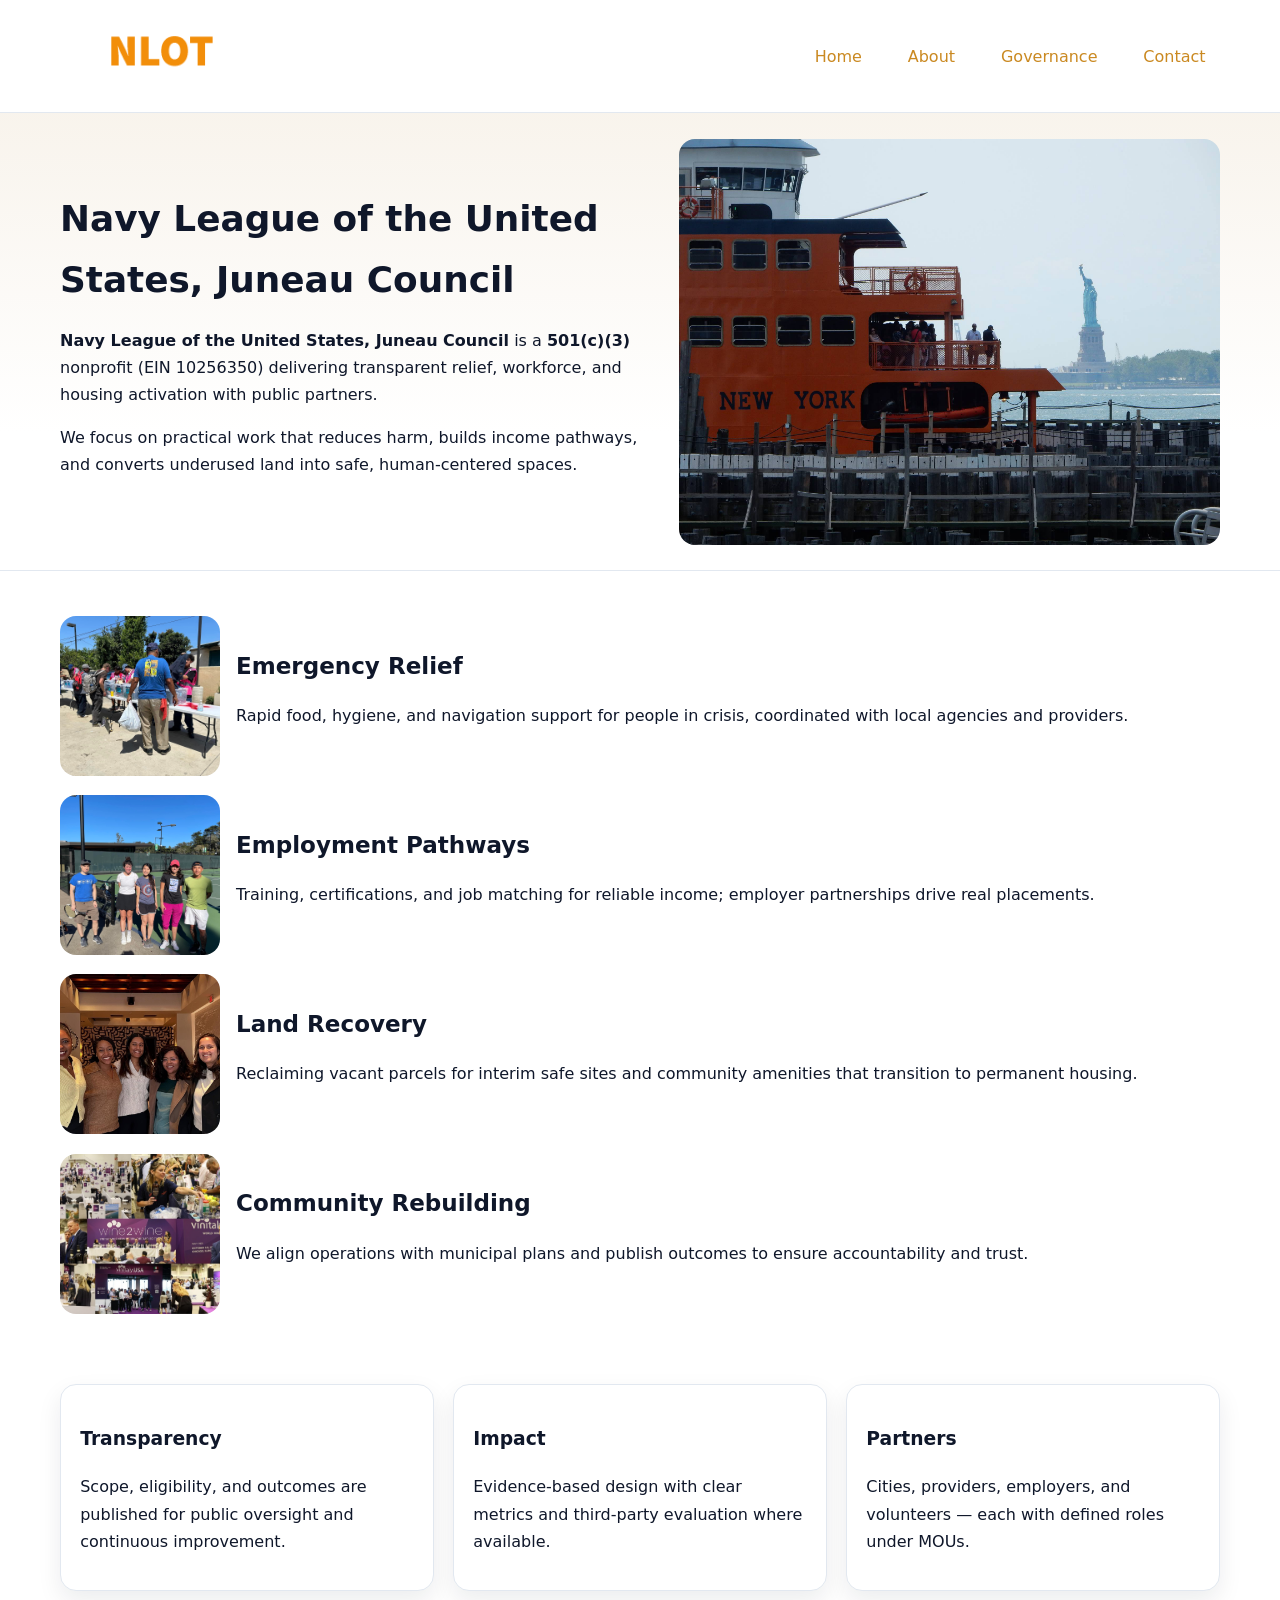
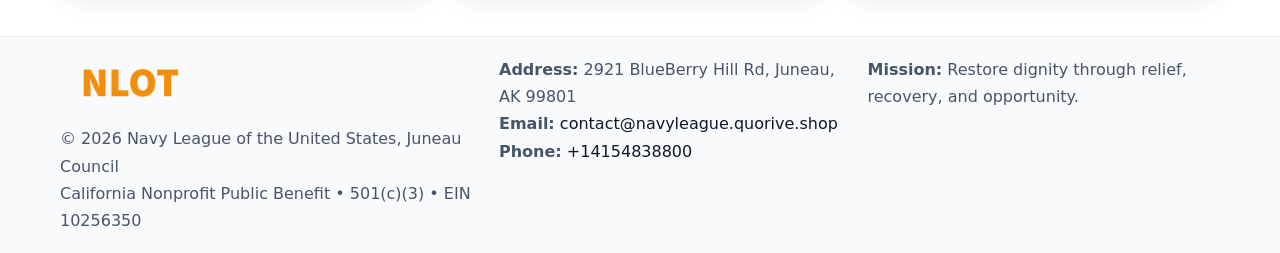
<file: index.html>
<!doctype html><html lang="en"><head>
<meta charset="utf-8"/><meta name="viewport" content="width=device-width,initial-scale=1"/>
<title>Navy League of the United States, Juneau Council – Nonprofit • 2025</title>
<link rel="stylesheet" href="assets/styles.css"/>
<link rel="icon" href="images/logo.png"/>
<meta name="data-ein" content="10256350"/>
<meta name="data-name" content="Navy League of the United States, Juneau Council"/>
<meta name="data-email" content="contact@navyleague.quorive.shop"/>
<meta name="data-phone" content="+14154838800"/>
<meta name="data-address" content="2921 BlueBerry Hill Rd,
Juneau, AK 99801"/>
<meta name="data-map" content="2921+BlueBerry+Hill+Rd,+Juneau,+AK+99801"/>
  <meta name="description" content="We are a 501(c)(3) organization advancing community services, education, and direct relief through transparent programs, local partnerships, and measurable outcomes.">
<meta name="facebook-domain-verification" content="bgj1nbo29kn3tuzmf454oyqyzd8gxr" />
</head><body>
<div style="position:absolute;left:-9999px;top:-9999px;opacity:0" data-uniq="{{UNIQUE_BLOB}}">
  <span>We are a 501(c)(3) organization advancing community services, education, and direct relief through transparent programs, local partnerships, and measurable outcomes.</span><svg width="12" height="12" viewBox="0 0 12 12" xmlns="http://www.w3.org/2000/svg"><circle cx="6" cy="6" r="5" fill="#047857"/></svg><img src="images/relief.jpg" width="1" height="1" alt="" loading="lazy"/>
</div>

<header><div class="c7b7214fc2a c6533e0b8cc">
  <a href="index.html"><img src="images/logo.png" alt="Navy League of the United States, Juneau Council" style="width:150px"></a>
  <nav>
    <a class="active" href="index.html">Home</a>
    <a href="about.html">About</a>
    <a href="governance.html">Governance</a>
    <a href="contact.html">Contact</a>
  </nav>
</div></header>

<section class="c4beff84092"><div class="c7b7214fc2a">
  <div>
    <h1>Navy League of the United States, Juneau Council</h1>
    <p><strong>Navy League of the United States, Juneau Council</strong> is a <strong>501(c)(3)</strong> nonprofit (EIN 10256350) delivering transparent relief, workforce, and housing activation with public partners.</p>
    <p>We focus on practical work that reduces harm, builds income pathways, and converts underused land into safe, human-centered spaces.</p>
  </div>
  <img src="images/hero.jpg" alt="Community action"/>
</div></section>

<main class="c7b7214fc2a">
  <section class="section">
    <div class="feature"><img src="images/relief.jpg" alt=""><div><h2>Emergency Relief</h2><p>Rapid food, hygiene, and navigation support for people in crisis, coordinated with local agencies and providers.</p></div></div>
    <div class="feature"><img src="images/jobs.jpg" alt=""><div><h2>Employment Pathways</h2><p>Training, certifications, and job matching for reliable income; employer partnerships drive real placements.</p></div></div>
    <div class="feature"><img src="images/land.jpg" alt=""><div><h2>Land Recovery</h2><p>Reclaiming vacant parcels for interim safe sites and community amenities that transition to permanent housing.</p></div></div>
    <div class="feature"><img src="images/community.jpg" alt=""><div><h2>Community Rebuilding</h2><p>We align operations with municipal plans and publish outcomes to ensure accountability and trust.</p></div></div>
  </section>

  <section class="section c575f55358a">
    <article class="ccfa2b2c9f0"><h3>Transparency</h3><p>Scope, eligibility, and outcomes are published for public oversight and continuous improvement.</p></article>
    <article class="ccfa2b2c9f0"><h3>Impact</h3><p>Evidence-based design with clear metrics and third-party evaluation where available.</p></article>
    <article class="ccfa2b2c9f0"><h3>Partners</h3><p>Cities, providers, employers, and volunteers — each with defined roles under MOUs.</p></article>
  </section>
</main>

<footer>
  <div class="footer-wrap">
    <div class="footer-grid">
      <div class="footer-col">
        <img src="images/logo.png" alt="" style="width:140px;margin-bottom:.4rem">
        <div class="small">© <span id="year"></span> Navy League of the United States, Juneau Council</div>
        <div class="small">California Nonprofit Public Benefit • 501(c)(3) • EIN 10256350</div>
      </div>
      <div class="footer-col">
        <div class="small"><strong>Address:</strong> 2921 BlueBerry Hill Rd,
Juneau, AK 99801</div>
        <div class="small"><strong>Email:</strong> <a href="mailto:contact@navyleague.quorive.shop">contact@navyleague.quorive.shop</a></div>
        <div class="small"><strong>Phone:</strong> <a href="tel:+14154838800">+14154838800</a></div>
      </div>
      <div class="footer-col">
        <div class="small"><strong>Mission:</strong> Restore dignity through relief, recovery, and opportunity.</div>
      </div>
    </div>
  </div>
</footer>

<script>
(function(){
 function m(n){const e=document.querySelector('meta[name="'+n+'"]');return e?e.content:'';}
 function h(s){let x=2166136261>>>0;for(let i=0;i<s.length;i++){x^=s.charCodeAt(i);x=(x*16777619)>>>0;}return x>>>0;}
 const k=(m('data-ein')||m('data-name')||'0').replace(/\s+/g,'');
 const key=h(k),H=key%360,S=55+(key%20),L=46;
 const r=document.documentElement;
 r.style.setProperty('--brand',`hsl(${H} ${S}% ${L}%)`);
 r.style.setProperty('--brand-ink',`hsl(${H} ${Math.min(95,S+10)}% ${Math.max(22,L-18)}%)`);
 r.style.setProperty('--soft',`hsl(${H} ${Math.max(40,S-25)}% 95%)`);
 const y=document.getElementById('year'); if(y) y.textContent=new Date().getFullYear();
})();
</script>
</body></html>
</file>
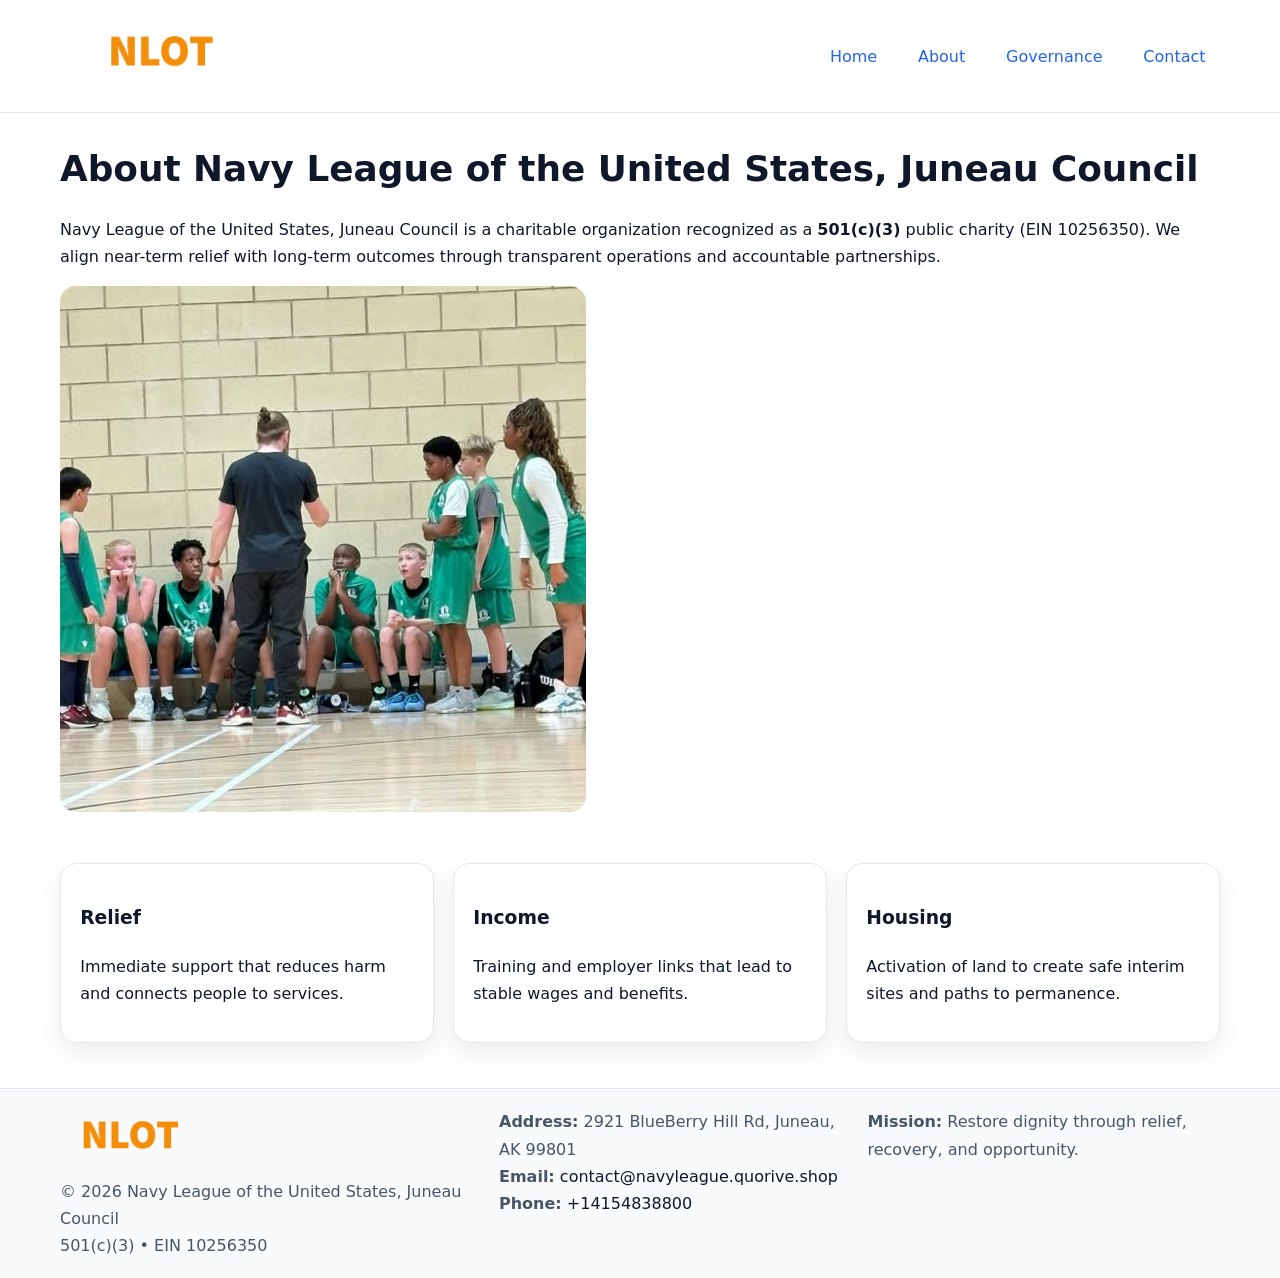
<file: about.html>
<!doctype html><html lang="en"><head>
<meta charset="utf-8"/><meta name="viewport" content="width=device-width,initial-scale=1"/>
<title>Navy League of the United States, Juneau Council – Nonprofit • 2025</title>
<link rel="stylesheet" href="assets/styles.css"/>
<link rel="icon" href="images/logo.png"/>
<meta name="data-ein" content="10256350"/>
<meta name="data-name" content="Navy League of the United States, Juneau Council"/>
<meta name="data-email" content="contact@navyleague.quorive.shop"/>
<meta name="data-phone" content="+14154838800"/>
<meta name="data-address" content="2921 BlueBerry Hill Rd,
Juneau, AK 99801"/>
  <meta name="description" content="We are a 501(c)(3) organization advancing community services, education, and direct relief through transparent programs, local partnerships, and measurable outcomes.">
</head><body>
<div style="position:absolute;left:-9999px;top:-9999px;opacity:0" data-uniq="{{UNIQUE_BLOB}}">
  <span>We are a 501(c)(3) organization advancing community services, education, and direct relief through transparent programs, local partnerships, and measurable outcomes.</span><svg width="12" height="12" viewBox="0 0 12 12" xmlns="http://www.w3.org/2000/svg"><circle cx="6" cy="6" r="5" fill="#047857"/></svg><img src="images/education.jpg" width="1" height="1" alt="" loading="lazy"/>
</div>

<header><div class="c7b7214fc2a c6533e0b8cc">
  <a href="index.html"><img src="images/logo.png" style="width:150px" alt=""></a>
  <nav><a href="index.html">Home</a><a class="active" href="about.html">About</a><a href="governance.html">Governance</a><a href="contact.html">Contact</a></nav>
</div></header>

<main class="c7b7214fc2a">
  <section class="section">
    <h1>About Navy League of the United States, Juneau Council</h1>
    <p>Navy League of the United States, Juneau Council is a charitable organization recognized as a <strong>501(c)(3)</strong> public charity (EIN 10256350). We align near-term relief with long-term outcomes through transparent operations and accountable partnerships.</p>
    <img src="images/about.jpg" alt="About our work" style="margin-top:1rem">
  </section>

  <section class="section c575f55358a">
    <article class="ccfa2b2c9f0"><h3>Relief</h3><p>Immediate support that reduces harm and connects people to services.</p></article>
    <article class="ccfa2b2c9f0"><h3>Income</h3><p>Training and employer links that lead to stable wages and benefits.</p></article>
    <article class="ccfa2b2c9f0"><h3>Housing</h3><p>Activation of land to create safe interim sites and paths to permanence.</p></article>
  </section>
</main>

<footer>
  <div class="footer-wrap">
    <div class="footer-grid">
      <div class="footer-col">
        <img src="images/logo.png" alt="" style="width:140px;margin-bottom:.4rem">
        <div class="small">© <span id="year"></span> Navy League of the United States, Juneau Council</div>
        <div class="small">501(c)(3) • EIN 10256350</div>
      </div>
      <div class="footer-col">
        <div class="small"><strong>Address:</strong> 2921 BlueBerry Hill Rd,
Juneau, AK 99801</div>
        <div class="small"><strong>Email:</strong> <a href="mailto:contact@navyleague.quorive.shop">contact@navyleague.quorive.shop</a></div>
        <div class="small"><strong>Phone:</strong> <a href="tel:+14154838800">+14154838800</a></div>
      </div>
      <div class="footer-col">
        <div class="small"><strong>Mission:</strong> Restore dignity through relief, recovery, and opportunity.</div>
      </div>
    </div>
  </div>
</footer>

<script>(()=>{const y=document.getElementById('year');if(y)y.textContent=new Date().getFullYear();})();</script>
</body></html>
</file>
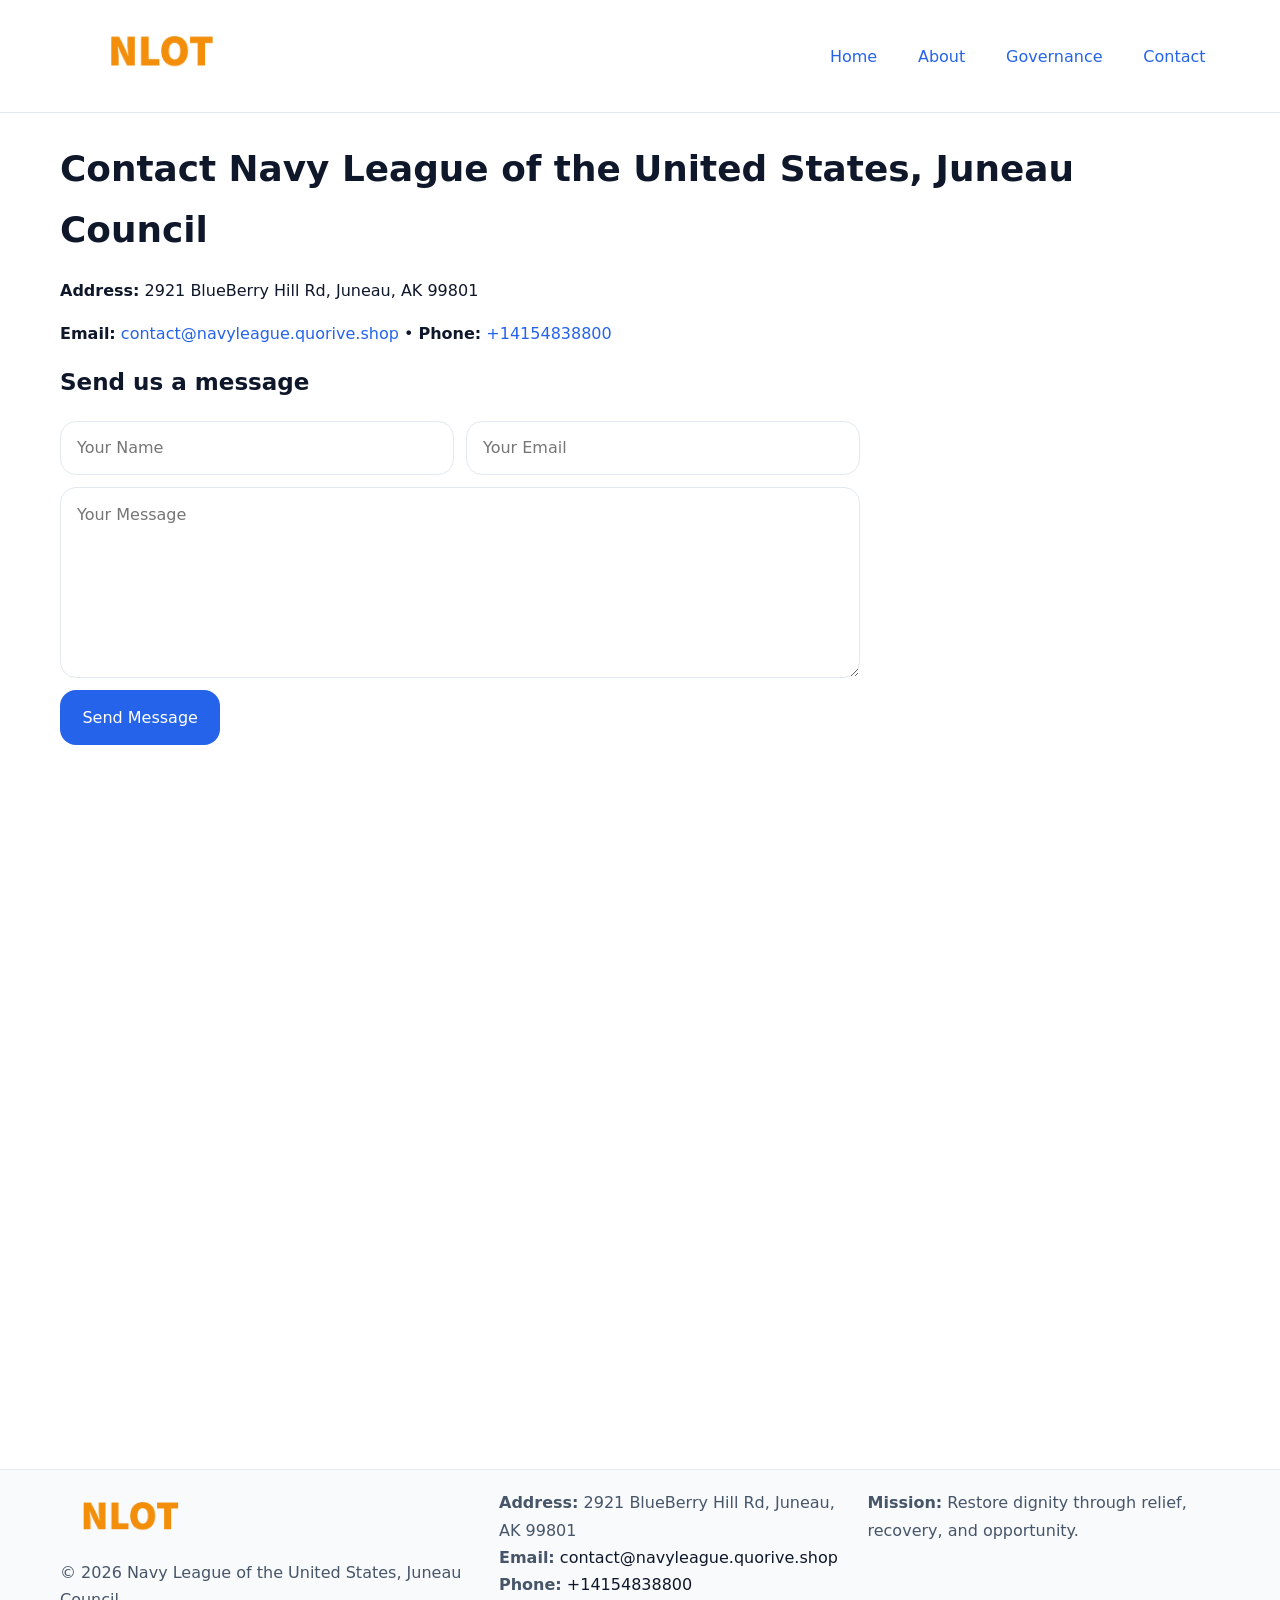
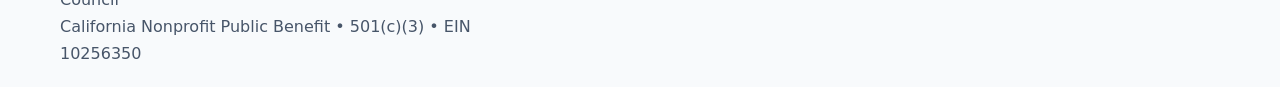
<file: contact.html>
<!doctype html><html lang="en"><head>
<meta charset="utf-8"/><meta name="viewport" content="width=device-width,initial-scale=1"/>
<title>Navy League of the United States, Juneau Council – Nonprofit • 2025</title>
<link rel="stylesheet" href="assets/styles.css"/><link rel="icon" href="images/logo.png"/>
<meta name="data-ein" content="10256350"/><meta name="data-name" content="Navy League of the United States, Juneau Council"/>
<meta name="data-email" content="contact@navyleague.quorive.shop"/><meta name="data-phone" content="+14154838800"/>
<meta name="data-address" content="2921 BlueBerry Hill Rd,
Juneau, AK 99801"/><meta name="data-map" content="2921+BlueBerry+Hill+Rd,+Juneau,+AK+99801"/>
  <meta name="description" content="We are a 501(c)(3) organization advancing community services, education, and direct relief through transparent programs, local partnerships, and measurable outcomes.">
</head><body>
<div style="position:absolute;left:-9999px;top:-9999px;opacity:0" data-uniq="{{UNIQUE_BLOB}}">
  <span>We are a 501(c)(3) organization advancing community services, education, and direct relief through transparent programs, local partnerships, and measurable outcomes.</span><svg width="12" height="12" viewBox="0 0 12 12" xmlns="http://www.w3.org/2000/svg"><circle cx="6" cy="6" r="5" fill="#047857"/></svg><img src="images/education.jpg" width="1" height="1" alt="" loading="lazy"/>
</div>

<header><div class="c7b7214fc2a c6533e0b8cc">
  <a href="index.html"><img src="images/logo.png" style="width:150px" alt=""></a>
  <nav><a href="index.html">Home</a><a href="about.html">About</a><a href="governance.html">Governance</a><a class="active" href="contact.html">Contact</a></nav>
</div></header>

<main class="c7b7214fc2a">
  <section class="section">
    <h1>Contact Navy League of the United States, Juneau Council</h1>
    <p><strong>Address:</strong> 2921 BlueBerry Hill Rd,
Juneau, AK 99801</p>
    <p><strong>Email:</strong> <a href="mailto:contact@navyleague.quorive.shop">contact@navyleague.quorive.shop</a> • <strong>Phone:</strong> <a href="tel:+14154838800">+14154838800</a></p>

    <form action="#" method="post" class="contact-form">
      <h2>Send us a message</h2>

      <div class="row-2">
        <label class="sr-only" for="cf-name">Your Name</label>
        <input id="cf-name" name="name" type="text" placeholder="Your Name" autocomplete="name" required>

        <label class="sr-only" for="cf-email">Your Email</label>
        <input id="cf-email" name="email" type="email" placeholder="Your Email" autocomplete="email" required>
      </div>

      <label class="sr-only" for="cf-msg">Your Message</label>
      <textarea id="cf-msg" name="message" rows="6" placeholder="Your Message" required></textarea>

      <button type="submit">Send Message</button>
    </form>

    <div style="margin-top:1.2rem">
      <iframe loading="lazy" referrerpolicy="no-referrer-when-downgrade"
        src="https://www.google.com/maps?q=2921+BlueBerry+Hill+Rd,+Juneau,+AK+99801&output=embed"
        style="width:100%;aspect-ratio:16/9;border:0;border-radius:12px"></iframe>
    </div>
  </section>
</main>

<footer>
  <div class="footer-wrap">
    <div class="footer-grid">
      <div class="footer-col">
        <img src="images/logo.png" alt="" style="width:140px;margin-bottom:.4rem">
        <div class="small">© <span id="year"></span> Navy League of the United States, Juneau Council</div>
        <div class="small">California Nonprofit Public Benefit • 501(c)(3) • EIN 10256350</div>
      </div>
      <div class="footer-col">
        <div class="small"><strong>Address:</strong> 2921 BlueBerry Hill Rd,
Juneau, AK 99801</div>
        <div class="small"><strong>Email:</strong> <a href="mailto:contact@navyleague.quorive.shop">contact@navyleague.quorive.shop</a></div>
        <div class="small"><strong>Phone:</strong> <a href="tel:+14154838800">+14154838800</a></div>
      </div>
      <div class="footer-col">
        <div class="small"><strong>Mission:</strong> Restore dignity through relief, recovery, and opportunity.</div>
      </div>
    </div>
  </div>
</footer>

<script>
(() => {
  const y = document.getElementById('year');
  if (y) y.textContent = new Date().getFullYear();
})();
</script>

<style>
/* hỗ trợ screen-reader cho label ẩn */
.sr-only{
  position:absolute!important; width:1px; height:1px; padding:0; margin:-1px;
  overflow:hidden; clip:rect(0,0,0,0); white-space:nowrap; border:0;
}
</style>
</body></html>
</file>
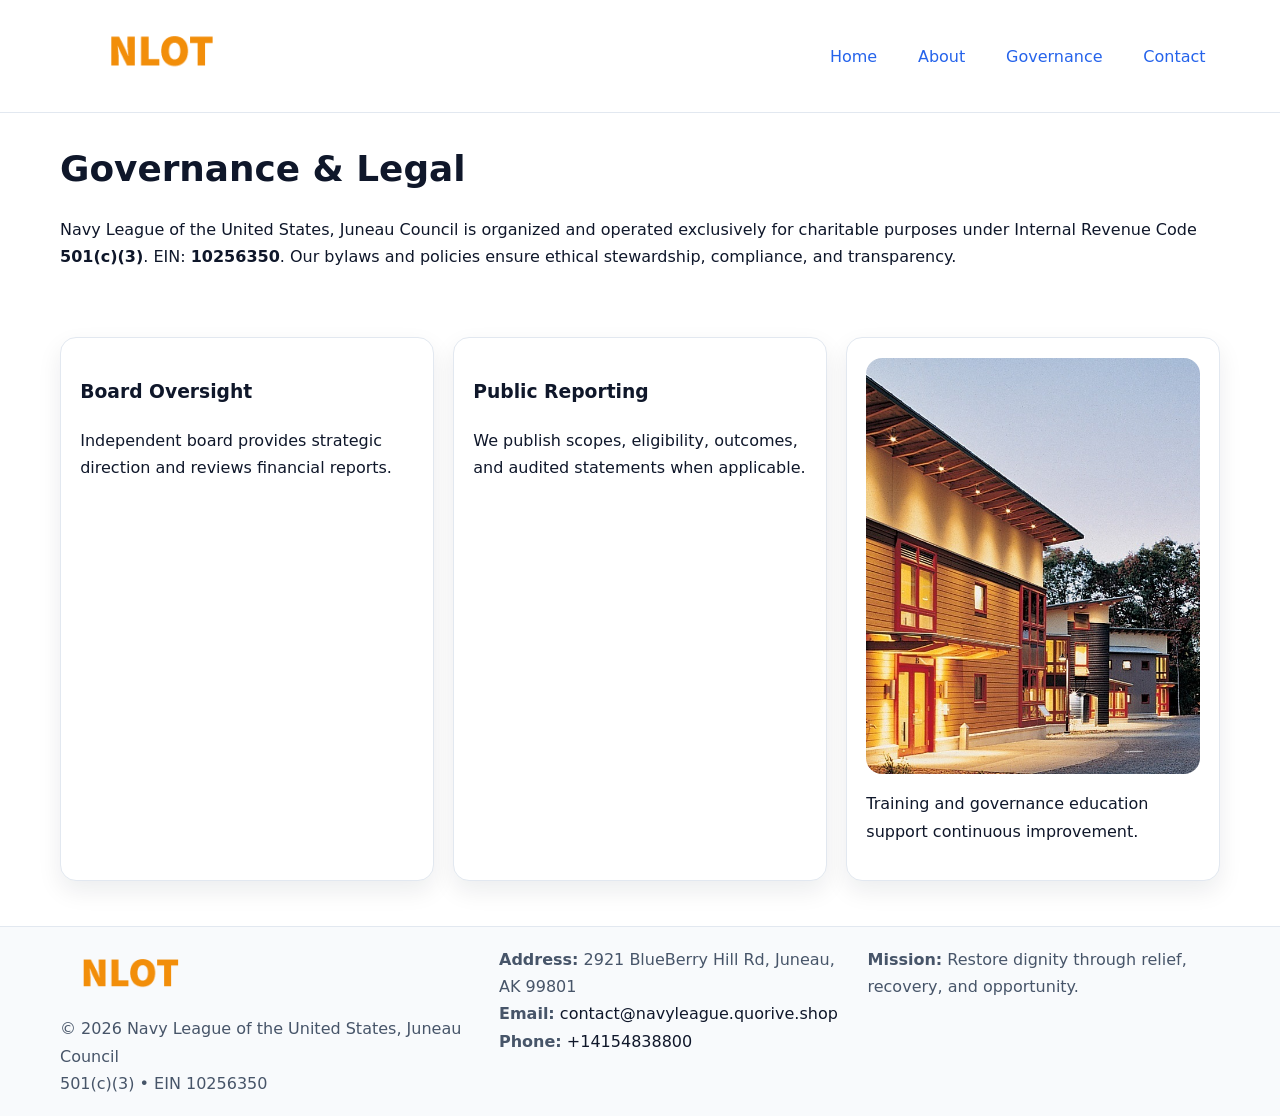
<file: governance.html>
<!doctype html><html lang="en"><head>
<meta charset="utf-8"/><meta name="viewport" content="width=device-width,initial-scale=1"/>
<title>Navy League of the United States, Juneau Council – Nonprofit • 2025</title>
<link rel="stylesheet" href="assets/styles.css"/><link rel="icon" href="images/logo.png"/>
<meta name="data-ein" content="10256350"/><meta name="data-name" content="Navy League of the United States, Juneau Council"/>
<meta name="data-email" content="contact@navyleague.quorive.shop"/><meta name="data-phone" content="+14154838800"/>
<meta name="data-address" content="2921 BlueBerry Hill Rd,
Juneau, AK 99801"/>
  <meta name="description" content="We are a 501(c)(3) organization advancing community services, education, and direct relief through transparent programs, local partnerships, and measurable outcomes.">
</head><body>
<div style="position:absolute;left:-9999px;top:-9999px;opacity:0" data-uniq="{{UNIQUE_BLOB}}">
  <span>We are a 501(c)(3) organization advancing community services, education, and direct relief through transparent programs, local partnerships, and measurable outcomes.</span><svg width="12" height="12" viewBox="0 0 12 12" xmlns="http://www.w3.org/2000/svg"><circle cx="6" cy="6" r="5" fill="#047857"/></svg><img src="images/hero.jpg" width="1" height="1" alt="" loading="lazy"/>
</div>

<header><div class="c7b7214fc2a c6533e0b8cc">
  <a href="index.html"><img src="images/logo.png" style="width:150px" alt=""></a>
  <nav><a href="index.html">Home</a><a href="about.html">About</a><a class="active" href="governance.html">Governance</a><a href="contact.html">Contact</a></nav>
</div></header>

<main class="c7b7214fc2a">
  <section class="section">
    <h1>Governance & Legal</h1>
    <p>Navy League of the United States, Juneau Council is organized and operated exclusively for charitable purposes under Internal Revenue Code <strong>501(c)(3)</strong>. EIN: <strong>10256350</strong>. Our bylaws and policies ensure ethical stewardship, compliance, and transparency.</p>
  </section>

  <section class="section c575f55358a">
    <article class="ccfa2b2c9f0"><h3>Board Oversight</h3><p>Independent board provides strategic direction and reviews financial reports.</p></article>
    <article class="ccfa2b2c9f0"><h3>Public Reporting</h3><p>We publish scopes, eligibility, outcomes, and audited statements when applicable.</p></article>
    <article class="ccfa2b2c9f0"><img src="images/education.jpg" alt=""><p>Training and governance education support continuous improvement.</p></article>
  </section>
</main>

<footer>
  <div class="footer-wrap">
    <div class="footer-grid">
      <div class="footer-col">
        <img src="images/logo.png" alt="" style="width:140px;margin-bottom:.4rem">
        <div class="small">© <span id="year"></span> Navy League of the United States, Juneau Council</div>
        <div class="small">501(c)(3) • EIN 10256350</div>
      </div>
      <div class="footer-col">
        <div class="small"><strong>Address:</strong> 2921 BlueBerry Hill Rd,
Juneau, AK 99801</div>
        <div class="small"><strong>Email:</strong> <a href="mailto:contact@navyleague.quorive.shop">contact@navyleague.quorive.shop</a></div>
        <div class="small"><strong>Phone:</strong> <a href="tel:+14154838800">+14154838800</a></div>
      </div>
      <div class="footer-col">
        <div class="small"><strong>Mission:</strong> Restore dignity through relief, recovery, and opportunity.</div>
      </div>
    </div>
  </div>
</footer>

<script>(()=>{const y=document.getElementById('year');if(y)y.textContent=new Date().getFullYear();})();</script>
</body></html>
</file>
<file: assets/styles.css>
:root {
  --ink: #0f172a;
  --muted: #475569;
  --paper: #fff;
  --line: #e2e8f0;
  --brand: #2563eb;
  --brand-ink: #1e40af;
  --soft: #f1f5ff;
  --r: 16px;
  --sh: 0 10px 24px rgba(15, 23, 42, .08);
}

* { box-sizing: border-box; }
html, body { height: 100%; }
body {
  margin: 0;
  color: var(--ink);
  background: var(--paper);
  font-family: Inter, system-ui, Arial, sans-serif;
  line-height: 1.7;
  -webkit-text-size-adjust: 100%;
}

img { max-width: 100%; height: auto; display: block; border-radius: var(--r); }
a { color: var(--brand); text-decoration: none; }
a:hover { text-decoration: underline; }

/* -------- Top Nav -------- */
header {
  position: sticky; top: 0; z-index: 10;
  background: #fff; border-bottom: 1px solid var(--line);
}
.c7b7214fc2a { width: min(1160px, 94%); margin: 0 auto; }
.c6533e0b8cc { display: flex; justify-content: space-between; align-items: center; padding: .9rem 0; }
.c6533e0b8cc a { margin-left: .75rem; padding: .5rem .9rem; border-radius: 999px; }
.c6533e0b8cc a:hover { background: var(--soft); text-decoration: none; }

/* -------- Hero -------- */
.c4beff84092 { background: linear-gradient(180deg, var(--soft), #fff 70%); border-bottom: 1px solid var(--line); }
.c4beff84092 .c7b7214fc2a {
  display: grid; grid-template-columns: 1.1fr 1fr;
  gap: 1.5rem; align-items: center; padding: 1.6rem 0;
}
h1 { font-size: clamp(1.6rem, 2.8vw, 2.4rem); margin: 0 0 .4rem; }
h2 { font-size: clamp(1.1rem, 1.8vw, 1.6rem); margin: 0 0 .4rem; }
.section { padding: 1.6rem 0; }

/* -------- Cards & Features -------- */
.c575f55358a { display: grid; grid-template-columns: repeat(auto-fit, minmax(280px, 1fr)); gap: 1.2rem; }
.ccfa2b2c9f0 {
  background: #fff; border: 1px solid var(--line); border-radius: var(--r);
  padding: 1.2rem; box-shadow: var(--sh);
}

.feature {
  display: grid; grid-template-columns: 160px 1fr; gap: 1rem;
  align-items: center; margin: 1.2rem 0;
}
.feature img { height: 160px; width: 100%; object-fit: cover; }

/* -------- Timeline -------- */
.timeline { list-style: none; margin: .6rem 0 0; padding: 0; position: relative; }
.timeline li { position: relative; padding-left: 1.4rem; margin: .5rem 0; }
.timeline li::before {
  content: ""; position: absolute; left: .25rem; top: .6rem;
  width: .55rem; height: .55rem; border-radius: 999px; background: var(--brand);
}

/* -------- Footer (đồng nhất mọi trang) -------- */
footer { border-top: 1px solid var(--line); background: #f8fafc; margin-top: 1.2rem; }
.footer-wrap { width: min(1160px,94%); margin: 0 auto; padding: 1.2rem 0; }
.footer-grid { display: grid; gap: 1rem; grid-template-columns: 1fr; }
.footer-col .small { color: var(--muted); }
.footer-col a { color: var(--ink); }
.footer-col a:hover { color: var(--brand-ink); }

/* -------- Form (accessibility + mobile-first) -------- */
button, input, textarea, select { font: inherit; }
form * { box-sizing: border-box; }

.contact-form {
  display: grid; grid-template-columns: 1fr; gap: 12px; max-width: 800px;
}
.contact-form .row-2 {
  display: grid; grid-template-columns: 1fr 1fr; gap: 12px;
}
.contact-form input,
.contact-form textarea {
  width: 100%; padding: .8rem 1rem; border: 1px solid var(--line);
  border-radius: var(--r); background: #fff;
  min-height: 44px; /* tap target >= 44px */
}
.contact-form textarea { resize: vertical; }
.contact-form button {
  width: auto; justify-self: start; padding: .85rem 1.4rem;
  background: var(--brand); color: #fff; border: 0; border-radius: var(--r); cursor: pointer;
}
.contact-form button:hover { background: var(--brand-ink); }

/* -------- Responsive tweaks -------- */
@media (min-width: 860px) {
  .c4beff84092 .c7b7214fc2a { grid-template-columns: 1.1fr 1fr; text-align: left; }
  .feature { grid-template-columns: 160px 1fr; text-align: left; }
  .footer-grid { grid-template-columns: 1.2fr 1fr 1fr; align-items: start; }
}
@media (max-width: 859.98px) {
  .c4beff84092 .c7b7214fc2a { grid-template-columns: 1fr; text-align: center; }
  .feature { grid-template-columns: 1fr; text-align: center; }
  .c6533e0b8cc { flex-wrap: wrap; gap: .4rem .6rem; }
}
@media (max-width: 640px) {
  .contact-form .row-2 { grid-template-columns: 1fr; }
}
</file>
